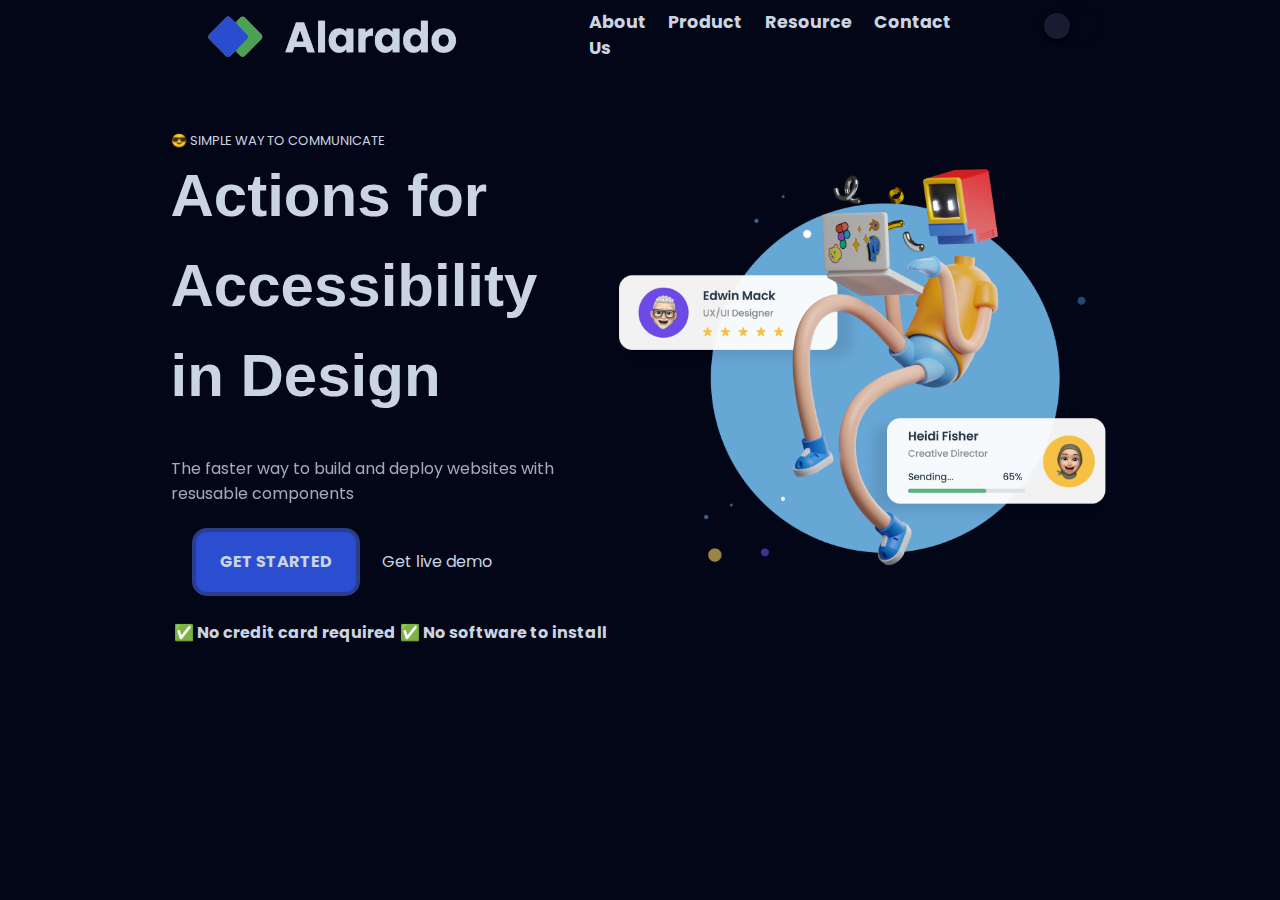
<file: index.html>
<!DOCTYPE html>
<html>
    <head>
        <meta charset="utf-8">
        <link rel="shortcut icon" type="image/x-icon" href="https://devchallenges.io/">
        <link rel="StyleSheet" href="index.css">
        <title>Responsive Web Developer Starter - devchallenges.io</title>
        <!-- textFonts -->
        <link rel="preconnect" href="https://fonts.googleapis.com">
        <link rel="preconnect" href="https://fonts.gstatic.com" crossorigin>
        <link href="https://fonts.googleapis.com/css2?family=Poppins&display=swap" rel="stylesheet">
        

    </head>
    <body>
        <header>
        <div id="darklogo"><img class="logo" src="src/Dark.svg" alt="Main Logo"></div>
        <div id="whitelogo"> <img class="Logo" src="src/white.svg" alt="Main logo"></div>
        <div class="NavbarHeader">
            <h3>About Us</h3>
            <h3>Product</h3>
            <h3>Resource</h3>
            <h3>Contact</h3>
        </div>
        <div class="Night-Mode">
        <label class="switch modern-switch">
            <input type="checkbox">
            <span class="slider round"></span>
        </label>
        </div>
        </header>

        <!-- Main content -->
        <main>
            <div class="mainflex">
            <div class = "Maintext">
            <div>
                <p class="UpperText">
                  😎 Simple way to communicate  
                </p>
                <p class="MidText">
                 Actions for<br> Accessibility<br> in Design 
                </p>
                <p class="MidStyleText">The faster way to build and deploy websites with<br> resusable components</p>

                <div class="mainButtons">
                    <div type="button" class="ButtonStart"><h3>GET STARTED</h3></div>
                    <div class="Contenedor">
                        <a id="Animation" >Get live demo</a>
                    </div>
                </div>
                <div class="ContenedorF">
                    <table>
                        <th><h4>✅  No credit card required    </h4></th>
                        <th><h4>✅  No software to install </h4></th>
                </table> 
                </div>
            </div>
        </div>
            <div class = "mainimage">
                <img src="/src/hero-image-simple-homepage.png">
            </div>

        </div>
      

        </main>

        <footer></footer>
       
       
       <script>
        const switchinput = document.querySelector('input[type="checkbox"]');
        switchinput.addEventListener('change', () => {
            document.body.classList.toggle('dark');
        });
       

        const whitelogo = document.getElementById('whitelogo');
        const darklogo = document.getElementById('darklogo');

        switchinput.addEventListener('change', () => {
           if(whitelogo.style.display === "none"){
            whitelogo.style.display = "block";
            darklogo.style.display = "none";
           } else{
            whitelogo.style.display = "none";
            darklogo.style.display = "block";
           }
        });
            

        </script>
    </body>
</html>
</file>
<file: index.css>
html {
  align-content: center;
  justify-items: center;
  font-family: "Poppins", sans-serif;
}



:root{
--mainBgColor: #020617;
--secundaryBgColor:#cbd5e1;

}
.dark{
--mainBgColor: #cbd5e1;
--secundaryBgColor:#020617;

}
#darklogo{
  display: none;
  transition: opacity 0.3s ease-in-out;
}
#whitelogo{
  transition: opacity 0.3s ease-in-out;
  display: flex;
}


body {
  background: var(--mainBgColor);
  color: var(--secundaryBgColor);
  transition: background-color 0.3s, color 0.3s;

}
body,
h1,
h2,
h3,
p,
ul,
li {
  margin: 0;
  padding: 0;
}

a {
  text-decoration: none;
  color: inherit;
}


header {
  padding: 1%;
  padding-left: 4%;
  display: flex;
  justify-content: space-between;
  padding-bottom: 7%;
}

header div img {
  max-width: 250px;
  max-height: 250px;
}


.NavbarHeader {
  display: flex;
  gap: 7%;
  font-size: 15px;
  margin: 0;
  padding: 0;
}
.NavbarHeader h3 {
  max-width: 140px;
}
.Night-Mode {
  box-sizing: border-box;
}

.switch {
  position: relative;
  display: inline-block;
  width: 60px;
  height: 34px;
 
}

.switch input {
  opacity: 0;
  width: 0;
  height: 0;
}

.slider {
  position: absolute;
  cursor: pointer;
  top: 0;
  left: 0;
  right: 0;
  bottom: 0;
  background-color: #ccc;
  border-radius: 34px;
  box-shadow: 0 0 2px rgba(0, 0, 0, 0.3);
  transition: 0.4s;
}

.slider.round {
  border-radius: 34px;
}

.slider:before {
  position: absolute;
  content: "";
  height: 26px;
  width: 26px;
  left: 4px;
  bottom: 4px;
  background-color: white;
  border-radius: 50%;
  box-shadow: 0 2px 4px rgba(0, 0, 0, 1);
  transition: 0.4s;
}

.switch input:checked + .slider:before {
  transform: translateX(26px);
  background-color: #cbd5e1;
}

.switch input:checked + .slider {
  background-color: #c9ced3;
}

.switch input:not(:checked) + .slider:before {
  background-color: #171c30;
}

.switch input:not(:checked) + .slider {
  background-color: #020617;
}

/* WriestTavo es un menso*/

/* Maincontent */
main {
  margin: 0;
  align-content: center;
  justify-content: space-around;
}
.mainflex {
  display: flex;
  margin: 0;
  align-content: center;
  justify-content: space-around;
}
main div {
  display: block;
}
main div img {
  max-width: 500px;
  max-height: 500px;
}
.mainimage {
  position: flex;
  transform: translate(0%, 1%);
}
@keyframes gravedad {
  0% {
    transform: translateY(0%);
  }
  50% {
    transform: translateY(5%);
  }
  100% {
    transform: translateY(0%);
  }
  
}
.mainimage img {
  animation: gravedad 4s infinite;
}
.UpperText {
  font-size: 13px;
  text-transform: uppercase;
}
.MidText {
  font-size: 60px;
  font-family: "Sora", sans-serif;
  line-height: 1.5;
  font-weight: bold;
  padding-bottom: 8%;
}
.MidStyleText {
  color: var(--secundaryBgColor) ;
  opacity: 0.8;
}
.mainButtons {
  display: flex;
  margin-top: 5%;
}
.ButtonStart {
  
  outline: none;
  display: flex;
  background-color: #2b4ed0;
  border-radius: 15px;
  border: 4px solid #293f8d;
  height: 60px;
  width: 160px;
  justify-content: center;
  align-content: center;
  margin-left: 5%;
  margin-right: 5%;
}
.ButtonStart h3 {
  font-size: medium;
  display: flex;
  justify-items: center;
  align-items: center;
}
#Animation {
  position: relative;
  transition: color 0.3s ease-in-out;
}
.Contenedor {
  top: 60px;
  align-content: center;
  
}

#Animation::before {
  content: "";
  position: absolute;
  top: 100%;
  width: 100%;
  height: 3px;
  background-color: #2b4ed0;
  transform: scaleX(0);
  transition: transform 0.3s ease-in-out;
}

#Animation:hover {
  color: #2b4ed0;
}

#Animation:hover::before {
  transform: scaleX(1);
}
.ContenedorF {
  display: flex;
}


/* Dispositivos Mobiles */
@media (max-width: 768px) {
  main {
   display:flex;
    flex-direction: column;
    align-items: center;
    justify-content: center;
  }
  .Maintext{
    order: 1;
  }
  header {
    display: flex;
    flex-direction: column;
    justify-content: center;
    align-items: center;
    row-gap: 0.5rem;
    column-gap: 1.5rem;
  }

  footer {
    display: grid;
    grid-template-columns: repeat(4, 1fr);
    gap: 1rem;
  }
   
  main div img {
    max-width: 300px;
    max-height: 300px;
  }
  .mainimage {
    order: 2;
  }

  img h4 { 
    margin: 1.5rem;
    padding: 3%;
  }
  
}
/* Modo Nocturno */
</file>
